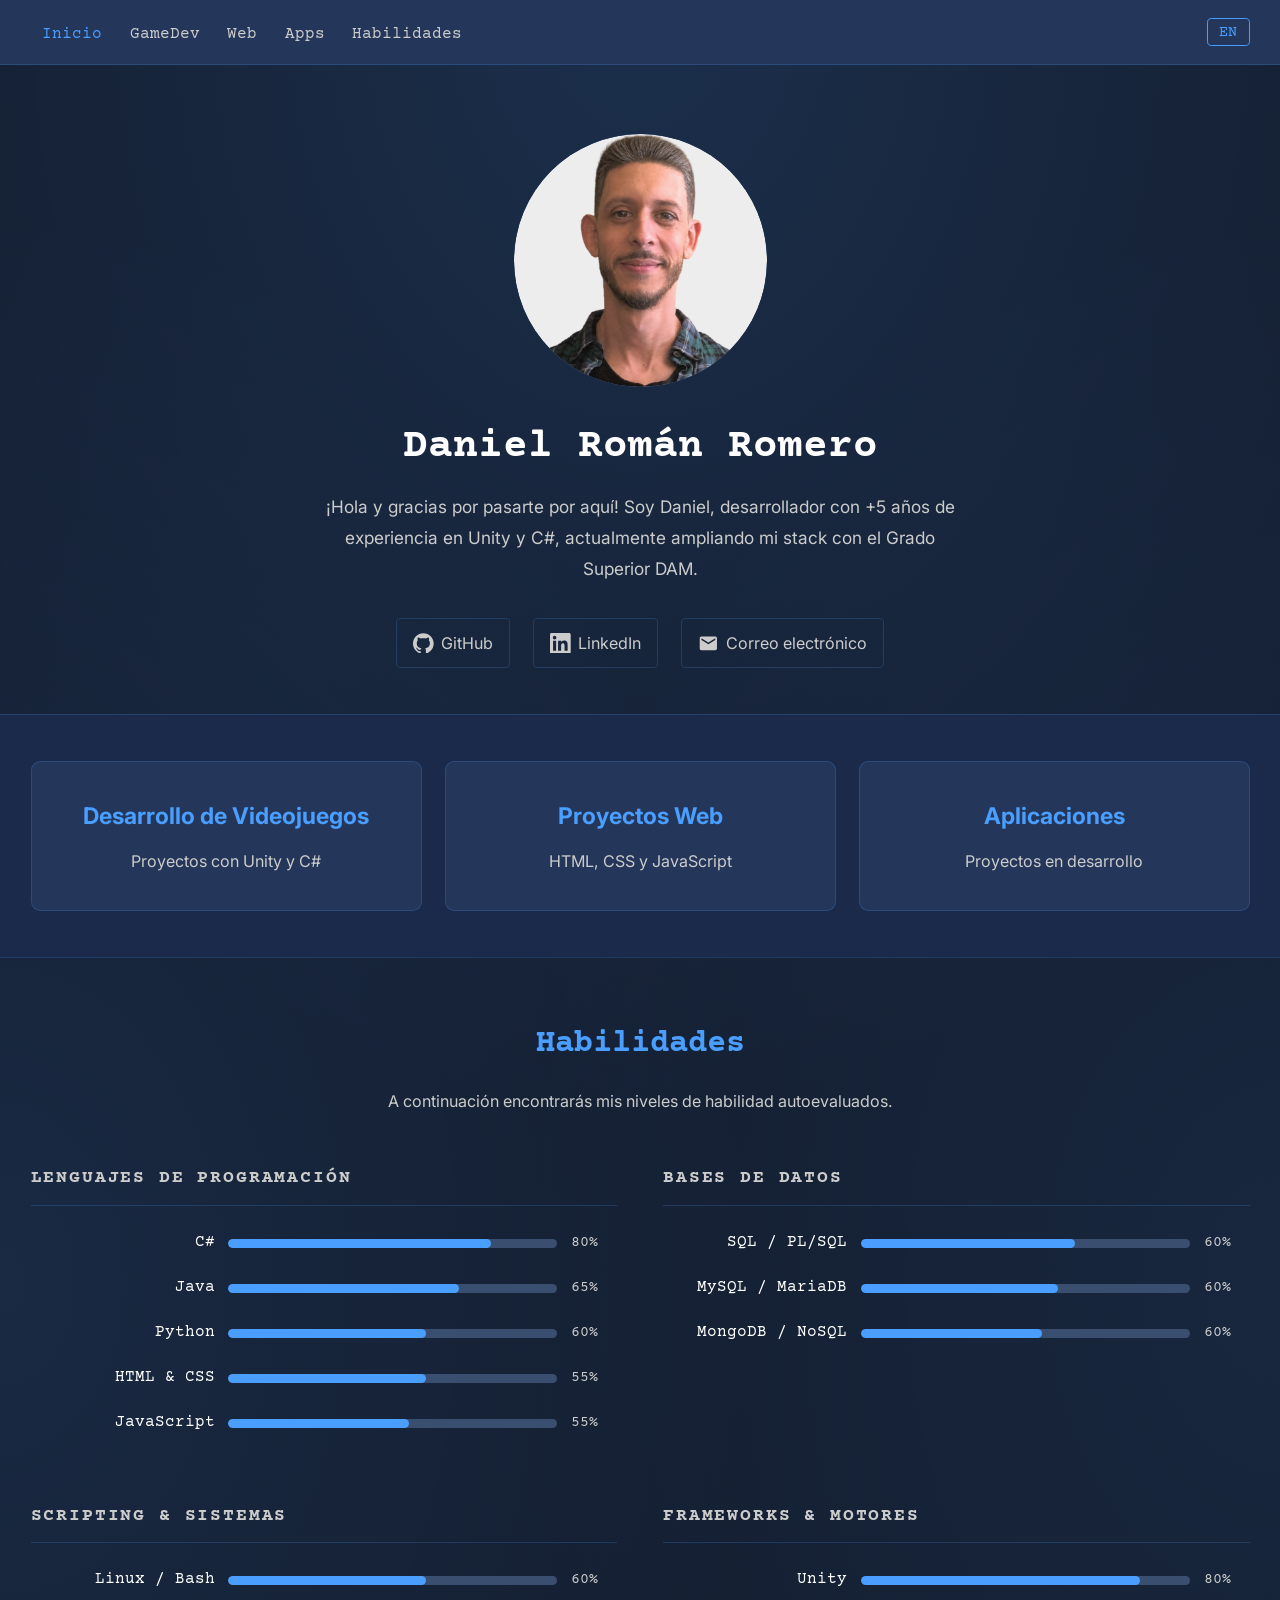
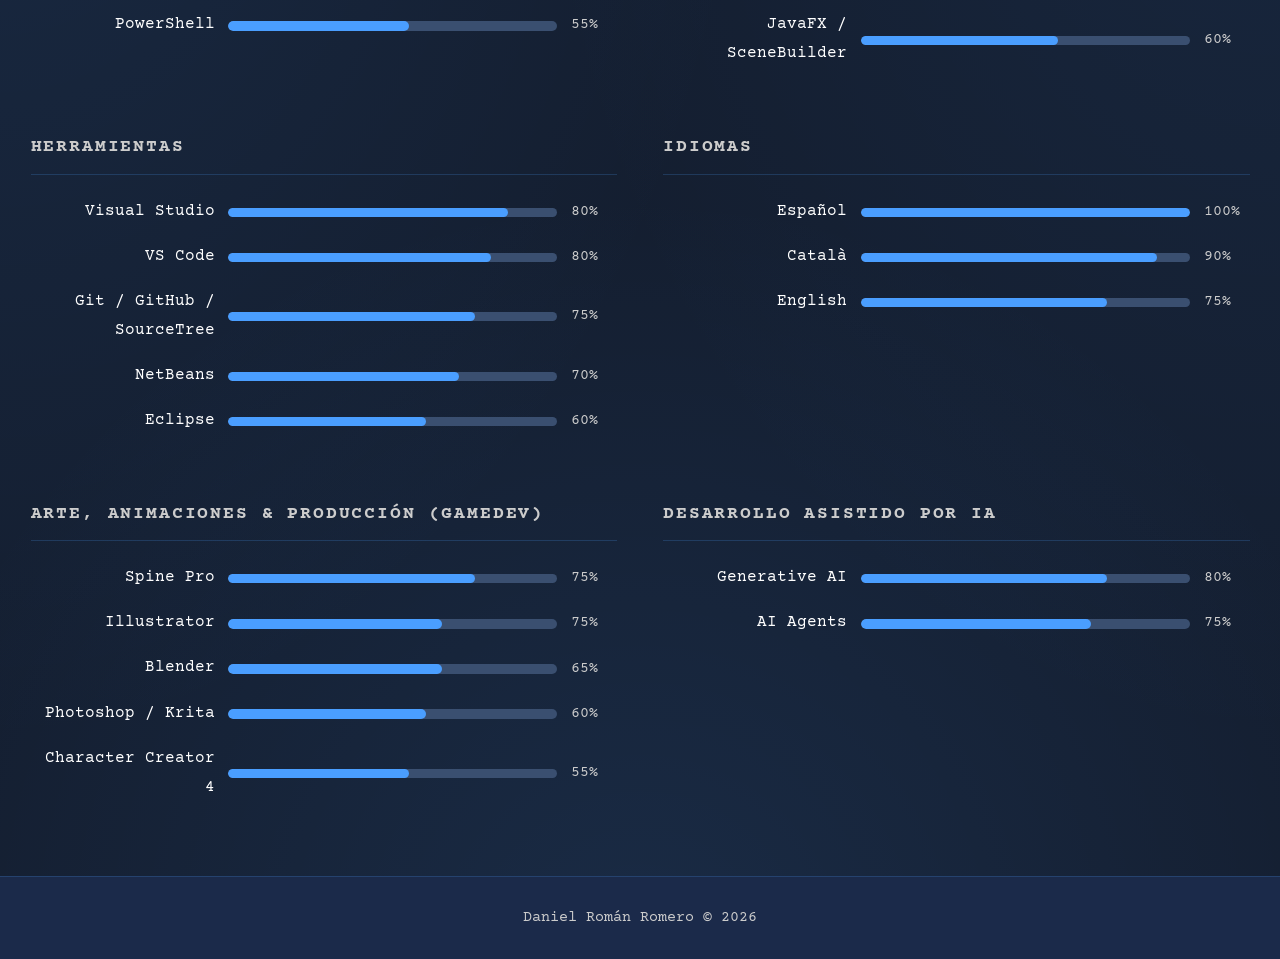
<file: index.html>
<!DOCTYPE html>
<html lang="es">
<head>
  <meta charset="UTF-8">
  <meta name="viewport" content="width=device-width, initial-scale=1.0">
  <meta name="description" content="Portfolio de Daniel Román Romero — Desarrollo de videojuegos, aplicaciones de escritorio y web.">
  <meta property="og:title" content="Daniel Román Romero — Portfolio">
  <meta property="og:description" content="Desarrollo de videojuegos (Unity & C#), aplicaciones de escritorio y web.">
  <meta property="og:image" content="https://danielromanromero.github.io/assets/img/img_profile.png">
  <meta property="og:url" content="https://danielromanromero.github.io">
  <title>Daniel Román Romero — Portfolio</title>
  <link rel="preconnect" href="https://fonts.googleapis.com">
  <link rel="preconnect" href="https://fonts.gstatic.com" crossorigin>
  <link href="https://fonts.googleapis.com/css2?family=Courier+Prime:ital,wght@0,400;0,700;1,400&family=Inter:wght@400;500&display=swap" rel="stylesheet">
  <link rel="stylesheet" href="assets/css/style.css">
</head>
<body>

  <header class="navbar">
    <nav class="navbar__nav" aria-label="Main navigation">
      <ul class="navbar__list">
        <li><a href="index.html" data-i18n="nav.home"></a></li>
        <li><a href="gamedev.html" data-i18n="nav.gamedev"></a></li>
        <li><a href="web.html" data-i18n="nav.web"></a></li>
        <li><a href="apps.html" data-i18n="nav.apps"></a></li>
        <li><a href="index.html#skills" data-i18n="nav.skills"></a></li>
      </ul>
      <button class="navbar__lang-toggle" id="lang-toggle" aria-label="Toggle language" data-i18n="nav.lang_toggle"></button>
    </nav>
  </header>

  <main>

    <section class="hero">
      <div class="container">
        <div class="profile">
          <div class="profile__circle">
            <img src="assets/img/img_profile.png" alt="Daniel Román Romero">
          </div>
          <div>
            <h1 class="profile__name">Daniel Román Romero</h1>
<p class="profile__bio" data-i18n="index.bio"></p>
          </div>
        </div>

        <nav class="social" aria-label="Social links">
          <a href="https://github.com/DanielRomanRomero" class="social__link" target="_blank" rel="noopener noreferrer" aria-label="GitHub">
            <svg viewBox="0 0 24 24" aria-hidden="true">
              <path d="M12 .297c-6.63 0-12 5.373-12 12 0 5.303 3.438 9.8 8.205 11.385.6.113.82-.258.82-.577 0-.285-.01-1.04-.015-2.04-3.338.724-4.042-1.61-4.042-1.61C4.422 18.07 3.633 17.7 3.633 17.7c-1.087-.744.084-.729.084-.729 1.205.084 1.838 1.236 1.838 1.236 1.07 1.835 2.809 1.305 3.495.998.108-.776.417-1.305.76-1.605-2.665-.3-5.466-1.332-5.466-5.93 0-1.31.465-2.38 1.235-3.22-.135-.303-.54-1.523.105-3.176 0 0 1.005-.322 3.3 1.23.96-.267 1.98-.399 3-.405 1.02.006 2.04.138 3 .405 2.28-1.552 3.285-1.23 3.285-1.23.645 1.653.24 2.873.12 3.176.765.84 1.23 1.91 1.23 3.22 0 4.61-2.805 5.625-5.475 5.92.42.36.81 1.096.81 2.22 0 1.606-.015 2.896-.015 3.286 0 .315.21.69.825.57C20.565 22.092 24 17.592 24 12.297c0-6.627-5.373-12-12-12"/>
            </svg>
            <span data-i18n="index.social.github"></span>
          </a>
          <a href="https://www.linkedin.com/in/daniel-roman-unity-developer/" class="social__link" target="_blank" rel="noopener noreferrer" aria-label="LinkedIn">
            <svg viewBox="0 0 24 24" aria-hidden="true">
              <path d="M20.447 20.452h-3.554v-5.569c0-1.328-.027-3.037-1.852-3.037-1.853 0-2.136 1.445-2.136 2.939v5.667H9.351V9h3.414v1.561h.046c.477-.9 1.637-1.85 3.37-1.85 3.601 0 4.267 2.37 4.267 5.455v6.286zM5.337 7.433a2.062 2.062 0 0 1-2.063-2.065 2.064 2.064 0 1 1 2.063 2.065zm1.782 13.019H3.555V9h3.564v11.452zM22.225 0H1.771C.792 0 0 .774 0 1.729v20.542C0 23.227.792 24 1.771 24h20.451C23.2 24 24 23.227 24 22.271V1.729C24 .774 23.2 0 22.222 0h.003z"/>
            </svg>
            <span data-i18n="index.social.linkedin"></span>
          </a>
          <a href="mailto:danielromanromero1@gmail.com" class="social__link" aria-label="Email">
            <svg viewBox="0 0 24 24" aria-hidden="true">
              <path d="M20 4H4c-1.1 0-2 .9-2 2v12c0 1.1.9 2 2 2h16c1.1 0 2-.9 2-2V6c0-1.1-.9-2-2-2zm0 4-8 5-8-5V6l8 5 8-5v2z"/>
            </svg>
            <span data-i18n="index.social.email"></span>
          </a>
        </nav>
      </div>
    </section>

    <section class="nav-cards">
      <div class="container">
        <div class="nav-cards__grid">
          <a href="gamedev.html" class="nav-card">
            <p class="nav-card__title" data-i18n="index.cards.gamedev.title"></p>
            <p class="nav-card__desc" data-i18n="index.cards.gamedev.desc"></p>
          </a>
          <a href="web.html" class="nav-card">
            <p class="nav-card__title" data-i18n="index.cards.web.title"></p>
            <p class="nav-card__desc" data-i18n="index.cards.web.desc"></p>
          </a>
          <a href="apps.html" class="nav-card">
            <p class="nav-card__title" data-i18n="index.cards.apps.title"></p>
            <p class="nav-card__desc" data-i18n="index.cards.apps.desc"></p>
          </a>
        </div>
      </div>
    </section>

    <section class="skills section" id="skills">
      <div class="container">
        <h2 class="skills__title" data-i18n="index.skills.title"></h2>
        <p class="skills__disclaimer" data-i18n="index.skills.disclaimer"></p>
        <div class="skills__groups">

          <div class="skills__group">
            <h3 class="skills__group-title" data-i18n="index.skills.programming"></h3>
            <div class="skill-bar">
              <span class="skill-bar__label">C#</span>
              <div class="skill-bar__track" role="progressbar" aria-valuenow="80" aria-valuemin="0" aria-valuemax="100">
                <div class="skill-bar__fill" style="--pct: 80%"></div>
              </div>
              <span class="skill-bar__pct">80%</span>
            </div>
            <div class="skill-bar">
              <span class="skill-bar__label">Java</span>
              <div class="skill-bar__track" role="progressbar" aria-valuenow="70" aria-valuemin="0" aria-valuemax="100">
                <div class="skill-bar__fill" style="--pct: 70%"></div>
              </div>
              <span class="skill-bar__pct">65%</span>
            </div>
            <div class="skill-bar">
              <span class="skill-bar__label">Python</span>
              <div class="skill-bar__track" role="progressbar" aria-valuenow="60" aria-valuemin="0" aria-valuemax="100">
                <div class="skill-bar__fill" style="--pct: 60%"></div>
              </div>
              <span class="skill-bar__pct">60%</span>
            </div>
            <div class="skill-bar">
              <span class="skill-bar__label">HTML &amp; CSS</span>
              <div class="skill-bar__track" role="progressbar" aria-valuenow="60" aria-valuemin="0" aria-valuemax="100">
                <div class="skill-bar__fill" style="--pct: 60%"></div>
              </div>
              <span class="skill-bar__pct">55%</span>
            </div>
            <div class="skill-bar">
              <span class="skill-bar__label">JavaScript</span>
              <div class="skill-bar__track" role="progressbar" aria-valuenow="55" aria-valuemin="0" aria-valuemax="100">
                <div class="skill-bar__fill" style="--pct: 55%"></div>
              </div>
              <span class="skill-bar__pct">55%</span>
            </div>
          </div>

          <div class="skills__group">
            <h3 class="skills__group-title" data-i18n="index.skills.databases"></h3>
            <div class="skill-bar">
              <span class="skill-bar__label">SQL / PL/SQL</span>
              <div class="skill-bar__track" role="progressbar" aria-valuenow="65" aria-valuemin="0" aria-valuemax="100">
                <div class="skill-bar__fill" style="--pct: 65%"></div>
              </div>
              <span class="skill-bar__pct">60%</span>
            </div>
            <div class="skill-bar">
              <span class="skill-bar__label">MySQL / MariaDB</span>
              <div class="skill-bar__track" role="progressbar" aria-valuenow="60" aria-valuemin="0" aria-valuemax="100">
                <div class="skill-bar__fill" style="--pct: 60%"></div>
              </div>
              <span class="skill-bar__pct">60%</span>
            </div>
            <div class="skill-bar">
              <span class="skill-bar__label">MongoDB / NoSQL</span>
              <div class="skill-bar__track" role="progressbar" aria-valuenow="55" aria-valuemin="0" aria-valuemax="100">
                <div class="skill-bar__fill" style="--pct: 55%"></div>
              </div>
              <span class="skill-bar__pct">60%</span>
            </div>
          </div>

          <div class="skills__group">
            <h3 class="skills__group-title" data-i18n="index.skills.scripting"></h3>
            <div class="skill-bar">
              <span class="skill-bar__label">Linux / Bash</span>
              <div class="skill-bar__track" role="progressbar" aria-valuenow="60" aria-valuemin="0" aria-valuemax="100">
                <div class="skill-bar__fill" style="--pct: 60%"></div>
              </div>
              <span class="skill-bar__pct">60%</span>
            </div>
            <div class="skill-bar">
              <span class="skill-bar__label">PowerShell</span>
              <div class="skill-bar__track" role="progressbar" aria-valuenow="55" aria-valuemin="0" aria-valuemax="100">
                <div class="skill-bar__fill" style="--pct: 55%"></div>
              </div>
              <span class="skill-bar__pct">55%</span>
            </div>
          </div>

          <div class="skills__group">
            <h3 class="skills__group-title" data-i18n="index.skills.frameworks"></h3>
            <div class="skill-bar">
              <span class="skill-bar__label">Unity</span>
              <div class="skill-bar__track" role="progressbar" aria-valuenow="85" aria-valuemin="0" aria-valuemax="100">
                <div class="skill-bar__fill" style="--pct: 85%"></div>
              </div>
              <span class="skill-bar__pct">80%</span>
            </div>
            <div class="skill-bar">
              <span class="skill-bar__label">JavaFX / SceneBuilder</span>
              <div class="skill-bar__track" role="progressbar" aria-valuenow="60" aria-valuemin="0" aria-valuemax="100">
                <div class="skill-bar__fill" style="--pct: 60%"></div>
              </div>
              <span class="skill-bar__pct">60%</span>
            </div>
          </div>

          <div class="skills__group">
            <h3 class="skills__group-title" data-i18n="index.skills.tools"></h3>
            <div class="skill-bar">
              <span class="skill-bar__label">Visual Studio</span>
              <div class="skill-bar__track" role="progressbar" aria-valuenow="85" aria-valuemin="0" aria-valuemax="100">
                <div class="skill-bar__fill" style="--pct: 85%"></div>
              </div>
              <span class="skill-bar__pct">80%</span>
            </div>
            <div class="skill-bar">
              <span class="skill-bar__label">VS Code</span>
              <div class="skill-bar__track" role="progressbar" aria-valuenow="80" aria-valuemin="0" aria-valuemax="100">
                <div class="skill-bar__fill" style="--pct: 80%"></div>
              </div>
              <span class="skill-bar__pct">80%</span>
            </div>
            <div class="skill-bar">
              <span class="skill-bar__label">Git / GitHub / SourceTree</span>
              <div class="skill-bar__track" role="progressbar" aria-valuenow="75" aria-valuemin="0" aria-valuemax="100">
                <div class="skill-bar__fill" style="--pct: 75%"></div>
              </div>
              <span class="skill-bar__pct">75%</span>
            </div>
            <div class="skill-bar">
              <span class="skill-bar__label">NetBeans</span>
              <div class="skill-bar__track" role="progressbar" aria-valuenow="70" aria-valuemin="0" aria-valuemax="100">
                <div class="skill-bar__fill" style="--pct: 70%"></div>
              </div>
              <span class="skill-bar__pct">70%</span>
            </div>
            <div class="skill-bar">
              <span class="skill-bar__label">Eclipse</span>
              <div class="skill-bar__track" role="progressbar" aria-valuenow="60" aria-valuemin="0" aria-valuemax="100">
                <div class="skill-bar__fill" style="--pct: 60%"></div>
              </div>
              <span class="skill-bar__pct">60%</span>
            </div>
          </div>

          <div class="skills__group">
            <h3 class="skills__group-title" data-i18n="index.skills.languages"></h3>
            <div class="skill-bar">
              <span class="skill-bar__label">Español</span>
              <div class="skill-bar__track" role="progressbar" aria-valuenow="100" aria-valuemin="0" aria-valuemax="100">
                <div class="skill-bar__fill" style="--pct: 100%"></div>
              </div>
              <span class="skill-bar__pct">100%</span>
            </div>
            <div class="skill-bar">
              <span class="skill-bar__label">Català</span>
              <div class="skill-bar__track" role="progressbar" aria-valuenow="90" aria-valuemin="0" aria-valuemax="100">
                <div class="skill-bar__fill" style="--pct: 90%"></div>
              </div>
              <span class="skill-bar__pct">90%</span>
            </div>
            <div class="skill-bar">
              <span class="skill-bar__label">English</span>
              <div class="skill-bar__track" role="progressbar" aria-valuenow="75" aria-valuemin="0" aria-valuemax="100">
                <div class="skill-bar__fill" style="--pct: 75%"></div>
              </div>
              <span class="skill-bar__pct">75%</span>
            </div>
          </div>

        </div>

        <div class="skills__groups skills__groups--bottom">

          <div class="skills__group">
            <h3 class="skills__group-title" data-i18n="index.skills.art"></h3>
            <div class="skill-bar">
              <span class="skill-bar__label">Spine Pro</span>
              <div class="skill-bar__track" role="progressbar" aria-valuenow="75" aria-valuemin="0" aria-valuemax="100">
                <div class="skill-bar__fill" style="--pct: 75%"></div>
              </div>
              <span class="skill-bar__pct">75%</span>
            </div>
            <div class="skill-bar">
              <span class="skill-bar__label">Illustrator</span>
              <div class="skill-bar__track" role="progressbar" aria-valuenow="65" aria-valuemin="0" aria-valuemax="100">
                <div class="skill-bar__fill" style="--pct: 65%"></div>
              </div>
              <span class="skill-bar__pct">75%</span>
            </div>
            <div class="skill-bar">
              <span class="skill-bar__label">Blender</span>
              <div class="skill-bar__track" role="progressbar" aria-valuenow="65" aria-valuemin="0" aria-valuemax="100">
                <div class="skill-bar__fill" style="--pct: 65%"></div>
              </div>
              <span class="skill-bar__pct">65%</span>
            </div>
            <div class="skill-bar">
              <span class="skill-bar__label">Photoshop / Krita</span>
              <div class="skill-bar__track" role="progressbar" aria-valuenow="60" aria-valuemin="0" aria-valuemax="100">
                <div class="skill-bar__fill" style="--pct: 60%"></div>
              </div>
              <span class="skill-bar__pct">60%</span>
            </div>
            <div class="skill-bar">
              <span class="skill-bar__label">Character Creator 4</span>
              <div class="skill-bar__track" role="progressbar" aria-valuenow="55" aria-valuemin="0" aria-valuemax="100">
                <div class="skill-bar__fill" style="--pct: 55%"></div>
              </div>
              <span class="skill-bar__pct">55%</span>
            </div>
          </div>

          <div class="skills__group">
            <h3 class="skills__group-title" data-i18n="index.skills.ai"></h3>
            <div class="skill-bar">
              <span class="skill-bar__label">Generative AI</span>
              <div class="skill-bar__track" role="progressbar" aria-valuenow="75" aria-valuemin="0" aria-valuemax="100">
                <div class="skill-bar__fill" style="--pct: 75%"></div>
              </div>
              <span class="skill-bar__pct">80%</span>
            </div>
            <div class="skill-bar">
              <span class="skill-bar__label">AI Agents</span>
              <div class="skill-bar__track" role="progressbar" aria-valuenow="70" aria-valuemin="0" aria-valuemax="100">
                <div class="skill-bar__fill" style="--pct: 70%"></div>
              </div>
              <span class="skill-bar__pct">75%</span>
            </div>
          </div>

        </div>
      </div>
    </section>

  </main>

  <footer class="footer">
    <p class="footer__text">Daniel Román Romero &copy; <span id="footer-year"></span></p>
  </footer>

  <script src="assets/js/lang.js"></script>
</body>
</html>
</file>
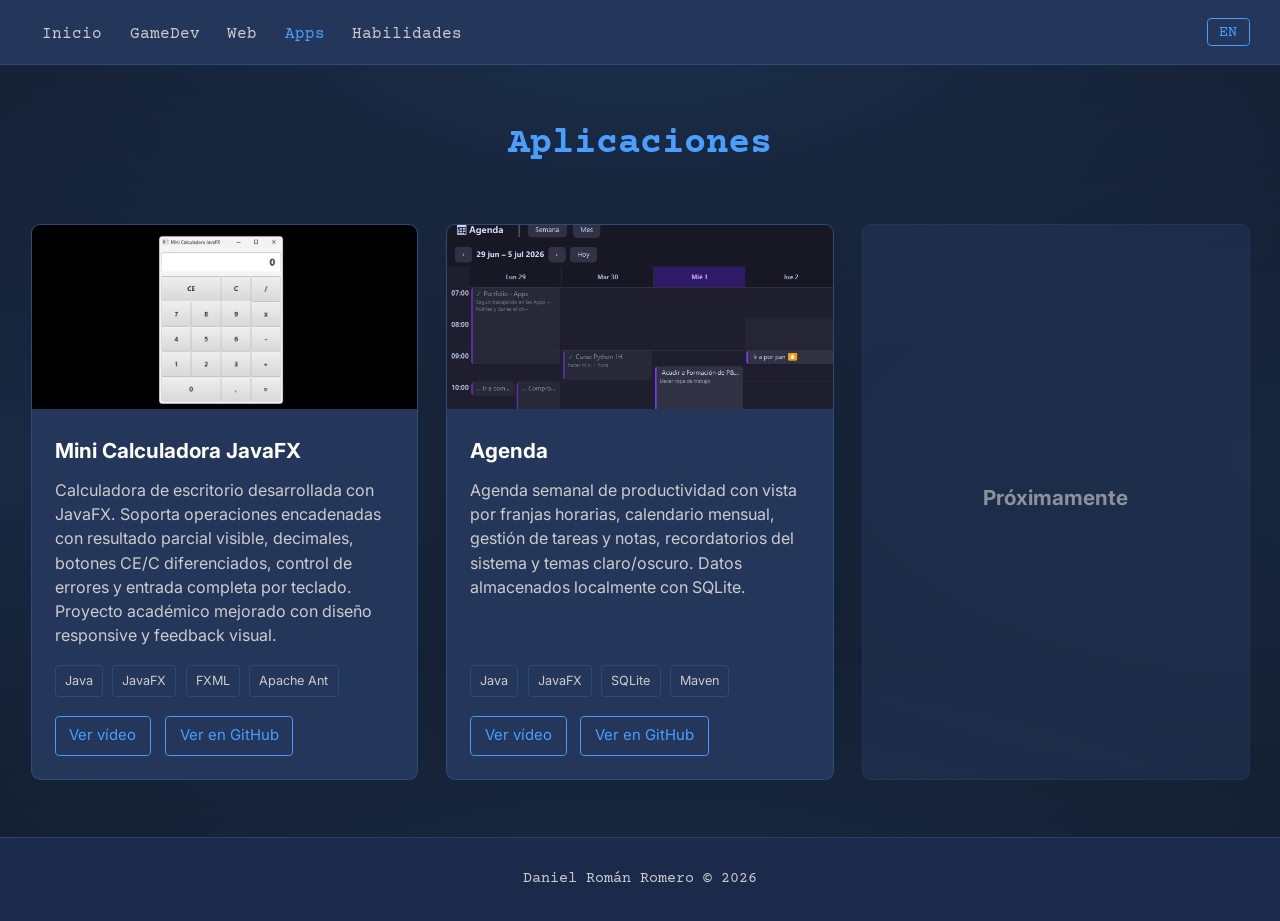
<file: apps.html>
<!DOCTYPE html>
<html lang="es">
<head>
  <meta charset="UTF-8">
  <meta name="viewport" content="width=device-width, initial-scale=1.0">
  <meta name="description" content="Aplicaciones — Daniel Román Romero">
  <title>Apps — Daniel Román Romero</title>
  <link rel="preconnect" href="https://fonts.googleapis.com">
  <link rel="preconnect" href="https://fonts.gstatic.com" crossorigin>
  <link href="https://fonts.googleapis.com/css2?family=Courier+Prime:ital,wght@0,400;0,700;1,400&family=Inter:wght@400;500&display=swap" rel="stylesheet">
  <link rel="stylesheet" href="assets/css/style.css">
</head>
<body>

  <header class="navbar">
    <nav class="navbar__nav" aria-label="Main navigation">
      <ul class="navbar__list">
        <li><a href="index.html" data-i18n="nav.home"></a></li>
        <li><a href="gamedev.html" data-i18n="nav.gamedev"></a></li>
        <li><a href="web.html" data-i18n="nav.web"></a></li>
        <li><a href="apps.html" data-i18n="nav.apps"></a></li>
        <li><a href="index.html#skills" data-i18n="nav.skills"></a></li>
      </ul>
      <button class="navbar__lang-toggle" id="lang-toggle" aria-label="Toggle language" data-i18n="nav.lang_toggle"></button>
    </nav>
  </header>

  <main>

    <section class="page-header">
      <div class="container">
        <h1 data-i18n="apps.title"></h1>
      </div>
    </section>

    <section class="section">
      <div class="container">
        <div class="project-grid project-grid--rect">

          <article class="project-card--rect">
            <div class="project-card__thumb">
              <img src="assets/img/apps/Thumbail_APP_MiniCalc.png" alt="" loading="lazy">
            </div>
            <div class="project-card__body">
              <h2 class="project-card__title" data-i18n="apps.card1.title"></h2>
              <p class="project-card__desc" data-i18n="apps.card1.desc"></p>
              <ul class="project-card__tags">
                <li class="tech-tag">Java</li>
                <li class="tech-tag">JavaFX</li>
                <li class="tech-tag">FXML</li>
                <li class="tech-tag">Apache Ant</li>
              </ul>
              <div class="project-card__actions">
                <a href="https://youtu.be/F3y7VQEUAr4" class="project-card__link" target="_blank" rel="noopener" data-i18n="web.card.video_link"></a>
                <a href="https://github.com/DanielRomanRomero/Mini-Calculadora-JavaFX" class="project-card__link" target="_blank" rel="noopener" data-i18n="web.card.repo_link"></a>
              </div>
            </div>
          </article>

          <article class="project-card--rect">
            <div class="project-card__thumb">
              <img src="assets/img/apps/Thumbail_APP_Agenda.png" alt="" loading="lazy">
            </div>
            <div class="project-card__body">
              <h2 class="project-card__title" data-i18n="apps.card2.title"></h2>
              <p class="project-card__desc" data-i18n="apps.card2.desc"></p>
              <ul class="project-card__tags">
                <li class="tech-tag">Java</li>
                <li class="tech-tag">JavaFX</li>
                <li class="tech-tag">SQLite</li>
                <li class="tech-tag">Maven</li>
              </ul>
              <div class="project-card__actions">
                <a href="https://youtu.be/tRCAvYGNLk8" class="project-card__link" target="_blank" rel="noopener" data-i18n="web.card.video_link"></a>
                <a href="https://github.com/DanielRomanRomero/Agenda-javafx" class="project-card__link" target="_blank" rel="noopener" data-i18n="web.card.repo_link"></a>
              </div>
            </div>
          </article>

          <article class="project-card--rect project-card--soon">
            <div class="project-card__body project-card__body--soon">
              <h2 class="project-card__title" data-i18n="apps.card3.title"></h2>
            </div>
          </article>

        </div>
      </div>
    </section>

  </main>

  <footer class="footer">
    <p class="footer__text">Daniel Román Romero &copy; <span id="footer-year"></span></p>
  </footer>

  <script src="assets/js/lang.js"></script>
</body>
</html>
</file>
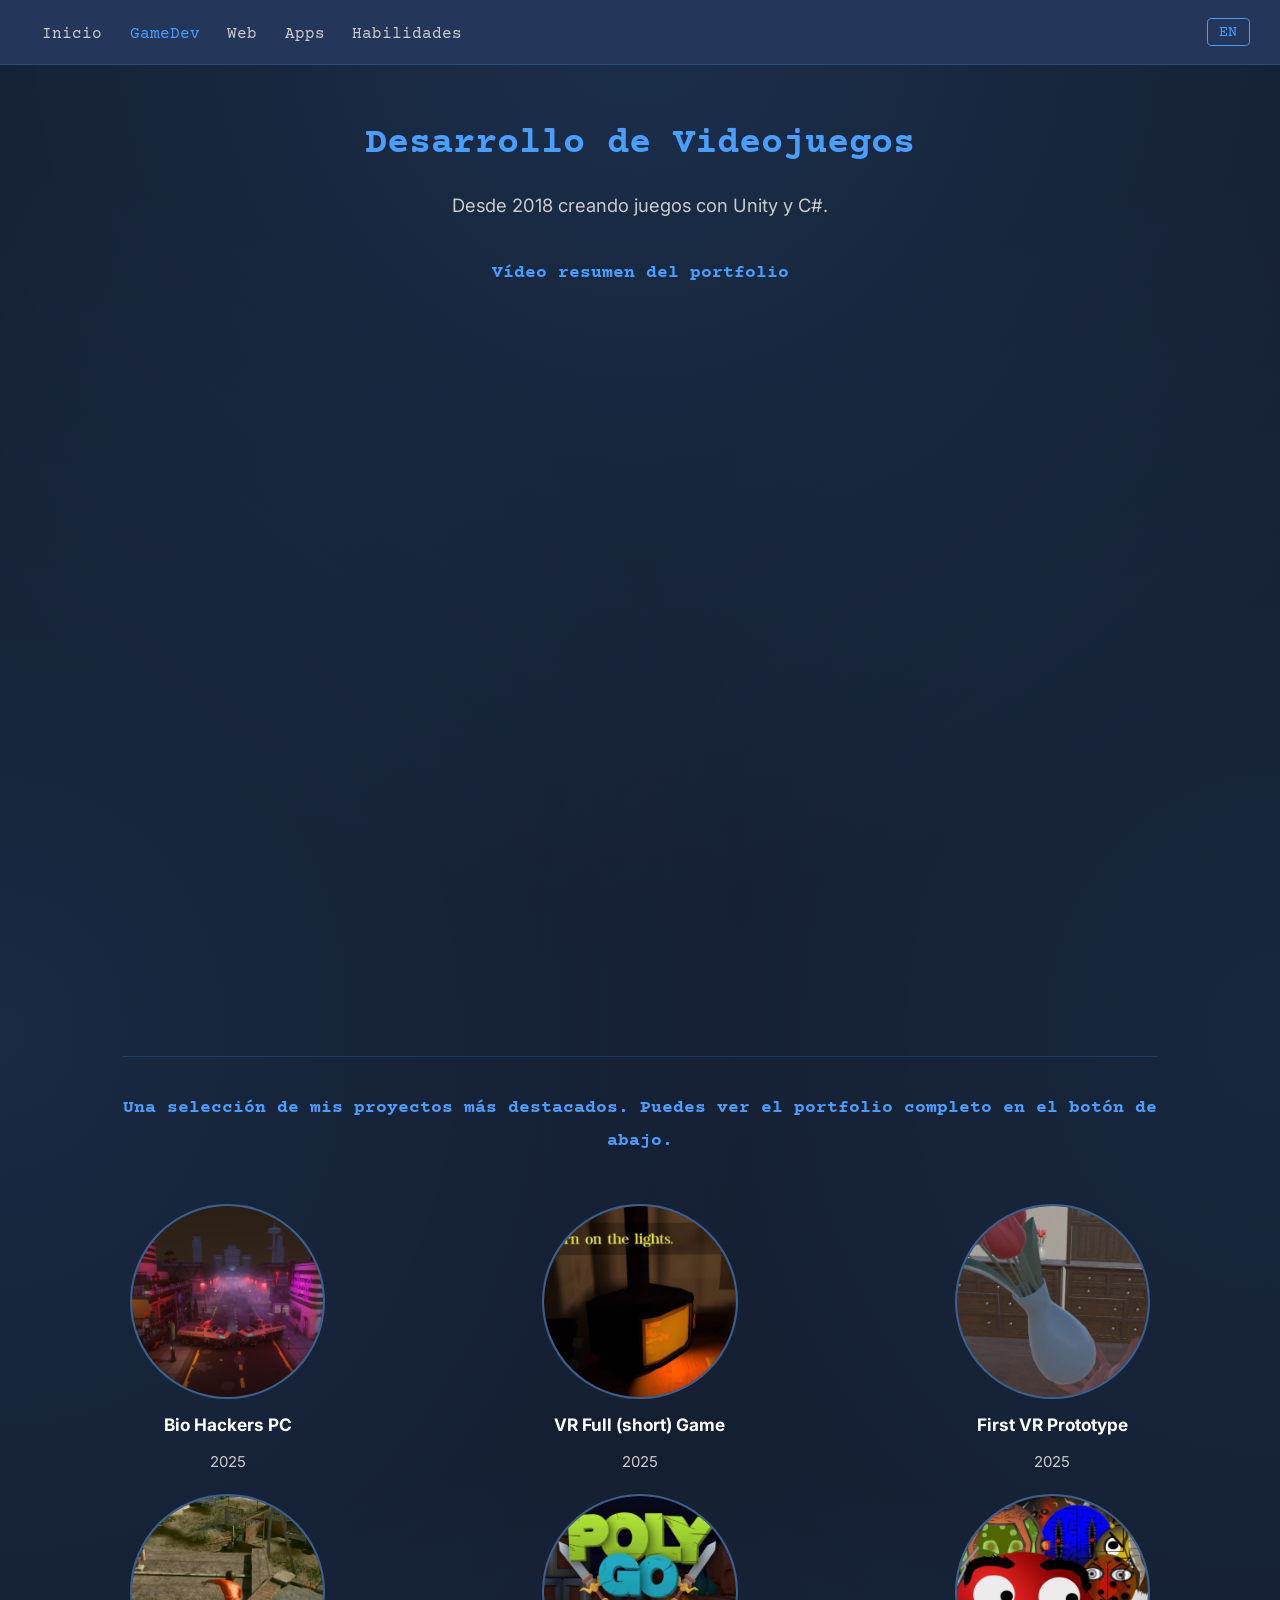
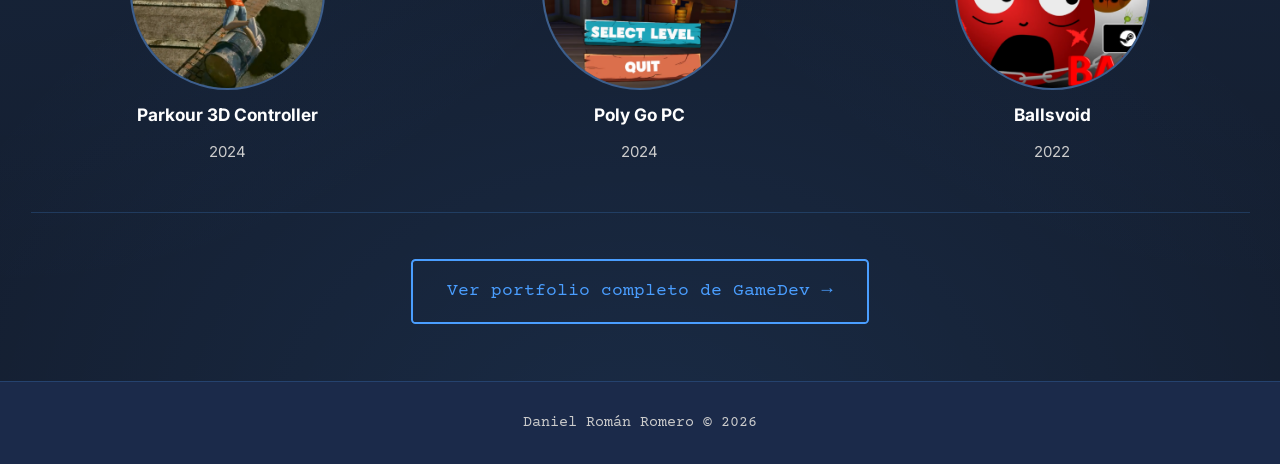
<file: gamedev.html>
<!DOCTYPE html>
<html lang="es">
<head>
  <meta charset="UTF-8">
  <meta name="viewport" content="width=device-width, initial-scale=1.0">
  <meta name="description" content="Proyectos de desarrollo de videojuegos — Daniel Román Romero">
  <title>GameDev — Daniel Román Romero</title>
  <link rel="preconnect" href="https://fonts.googleapis.com">
  <link rel="preconnect" href="https://fonts.gstatic.com" crossorigin>
  <link href="https://fonts.googleapis.com/css2?family=Courier+Prime:ital,wght@0,400;0,700;1,400&family=Inter:wght@400;500&display=swap" rel="stylesheet">
  <link rel="stylesheet" href="assets/css/style.css">
</head>
<body>

  <header class="navbar">
    <nav class="navbar__nav" aria-label="Main navigation">
      <ul class="navbar__list">
        <li><a href="index.html" data-i18n="nav.home"></a></li>
        <li><a href="gamedev.html" data-i18n="nav.gamedev"></a></li>
        <li><a href="web.html" data-i18n="nav.web"></a></li>
        <li><a href="apps.html" data-i18n="nav.apps"></a></li>
        <li><a href="index.html#skills" data-i18n="nav.skills"></a></li>
      </ul>
      <button class="navbar__lang-toggle" id="lang-toggle" aria-label="Toggle language" data-i18n="nav.lang_toggle"></button>
    </nav>
  </header>

  <main>

    <section class="page-header">
      <div class="container">
        <h1 data-i18n="gamedev.title"></h1>
        <p data-i18n="gamedev.intro"></p>
      </div>
    </section>

    <section class="section">
      <div class="container">

        <h3 class="video-caption" data-i18n="gamedev.video_title"></h3>
        <div class="video-wrapper">
          <iframe
            src="https://www.youtube.com/embed/ykCH3SruYWg"
            title="GameDev portfolio reel"
            allow="accelerometer; autoplay; clipboard-write; encrypted-media; gyroscope; picture-in-picture"
            allowfullscreen
            loading="lazy"
          ></iframe>
        </div>

        <hr class="section-divider">
        <h3 class="video-caption" data-i18n="gamedev.video_caption"></h3>

        <div class="project-grid project-grid--circle">

          <a href="#" class="project-card--circle" id="gamedev-card-1" target="_blank" rel="noopener noreferrer">
            <div class="project-card__img-circle">
              <img src="assets/img/gamedev/BioHackers Portada Circulo.png" alt="Bio Hackers PC">
            </div>
            <p class="project-card__title">Bio Hackers PC</p>
            <p class="project-card__year">2025</p>
          </a>

          <a href="#" class="project-card--circle" id="gamedev-card-2" target="_blank" rel="noopener noreferrer">
            <div class="project-card__img-circle">
              <img src="assets/img/gamedev/VR First Game Portada Circulo.png" alt="VR Full (short) Game">
            </div>
            <p class="project-card__title">VR Full (short) Game</p>
            <p class="project-card__year">2025</p>
          </a>

          <a href="#" class="project-card--circle" id="gamedev-card-3" target="_blank" rel="noopener noreferrer">
            <div class="project-card__img-circle">
              <img src="assets/img/gamedev/First VR Prototype Portada Circulo.png" alt="First VR Prototype">
            </div>
            <p class="project-card__title">First VR Prototype</p>
            <p class="project-card__year">2025</p>
          </a>

          <a href="#" class="project-card--circle" id="gamedev-card-4" target="_blank" rel="noopener noreferrer">
            <div class="project-card__img-circle">
              <img src="assets/img/gamedev/Parkour 3D Portada Circulo.png" alt="Parkour 3D Controller">
            </div>
            <p class="project-card__title">Parkour 3D Controller</p>
            <p class="project-card__year">2024</p>
          </a>

          <a href="#" class="project-card--circle" id="gamedev-card-5" target="_blank" rel="noopener noreferrer">
            <div class="project-card__img-circle">
              <img src="assets/img/gamedev/Poly Go Portada Circulo.png" alt="Poly Go PC">
            </div>
            <p class="project-card__title">Poly Go PC</p>
            <p class="project-card__year">2024</p>
          </a>

          <a href="#" class="project-card--circle" id="gamedev-card-6" target="_blank" rel="noopener noreferrer">
            <div class="project-card__img-circle">
              <img src="assets/img/gamedev/Ballsvoid Portada Circulo.png" alt="Ballsvoid">
            </div>
            <p class="project-card__title">Ballsvoid</p>
            <p class="project-card__year">2022</p>
          </a>

        </div>

        <div class="btn-portfolio-wrapper">
          <a
            href="https://sites.google.com/view/dani-rom-portfolio-esp/inicio"
            class="btn-portfolio"
            id="gamedev-portfolio-btn"
            target="_blank"
            rel="noopener noreferrer"
            data-i18n="gamedev.full_portfolio"
          ></a>
        </div>

      </div>
    </section>

  </main>

  <footer class="footer">
    <p class="footer__text">Daniel Román Romero &copy; <span id="footer-year"></span></p>
  </footer>

  <script src="assets/js/lang.js"></script>
</body>
</html>
</file>
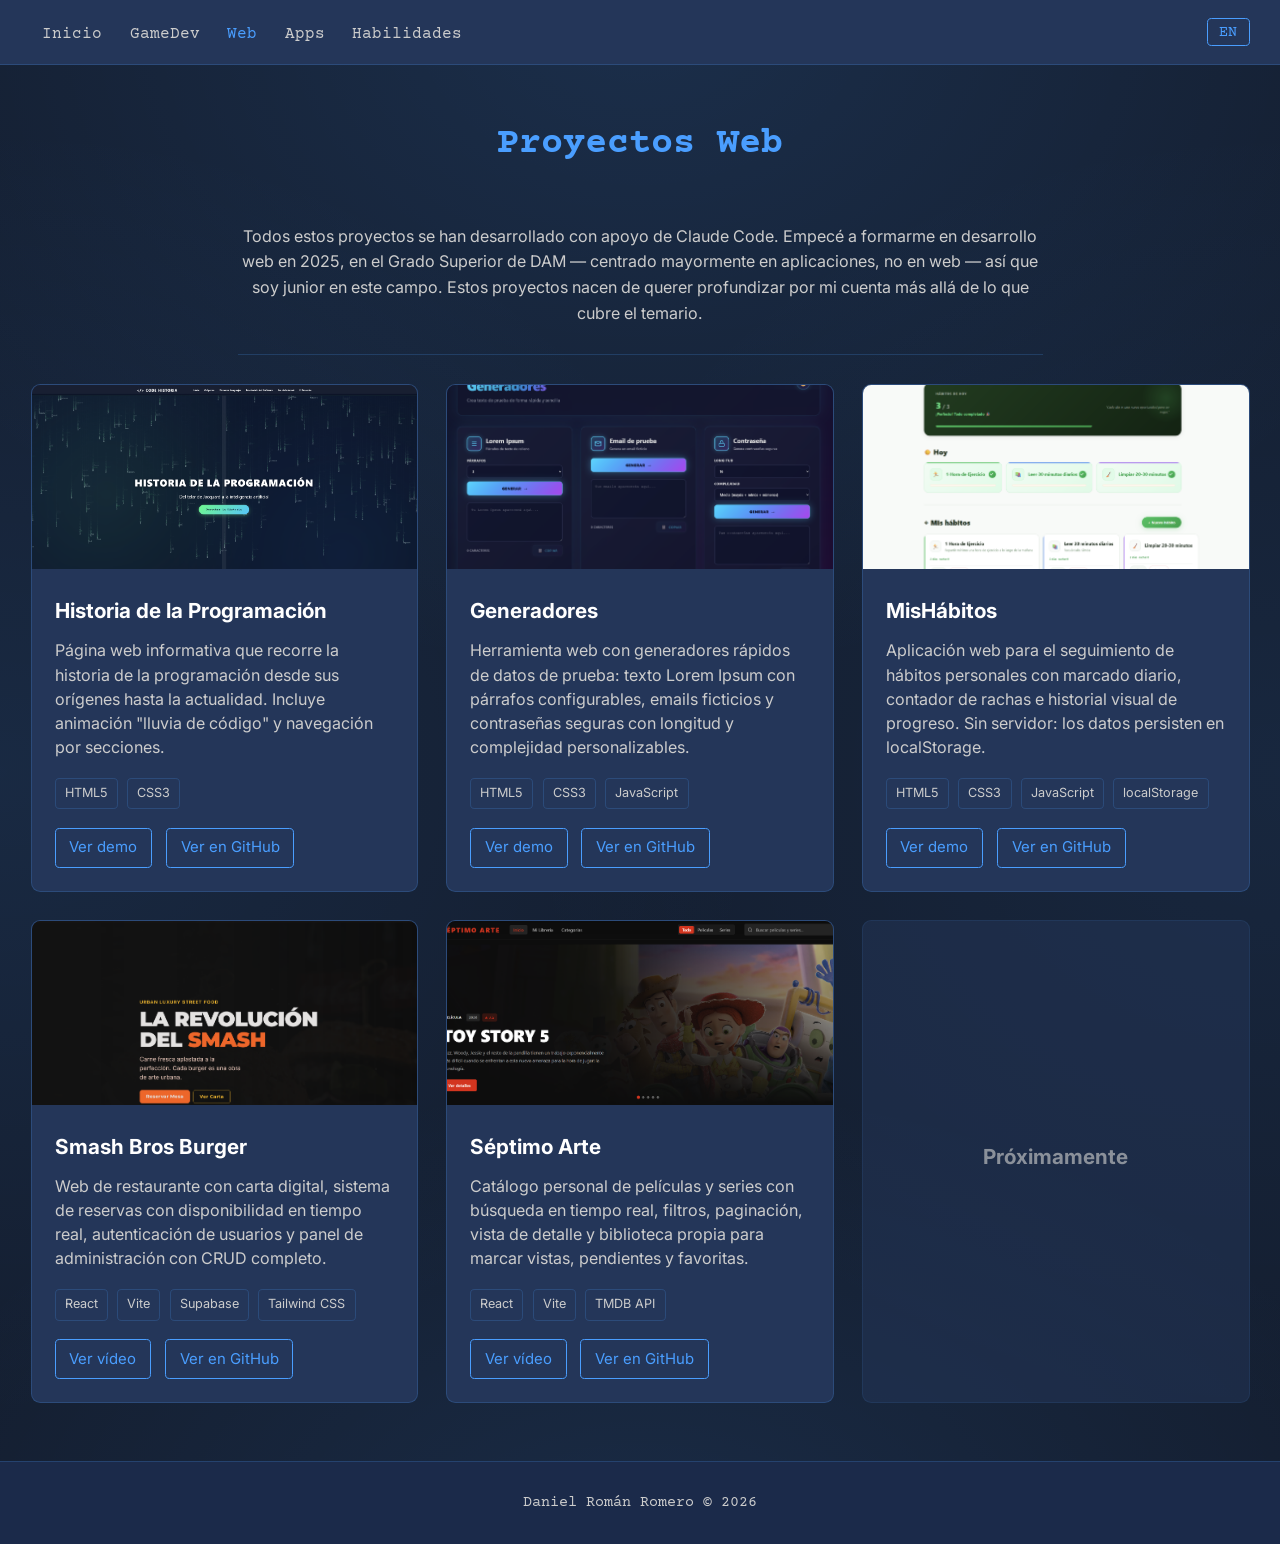
<file: web.html>
<!DOCTYPE html>
<html lang="es">
<head>
  <meta charset="UTF-8">
  <meta name="viewport" content="width=device-width, initial-scale=1.0">
  <meta name="description" content="Proyectos web — Daniel Román Romero">
  <title>Web — Daniel Román Romero</title>
  <link rel="preconnect" href="https://fonts.googleapis.com">
  <link rel="preconnect" href="https://fonts.gstatic.com" crossorigin>
  <link href="https://fonts.googleapis.com/css2?family=Courier+Prime:ital,wght@0,400;0,700;1,400&family=Inter:wght@400;500&display=swap" rel="stylesheet">
  <link rel="stylesheet" href="assets/css/style.css">
</head>
<body>

  <header class="navbar">
    <nav class="navbar__nav" aria-label="Main navigation">
      <ul class="navbar__list">
        <li><a href="index.html" data-i18n="nav.home"></a></li>
        <li><a href="gamedev.html" data-i18n="nav.gamedev"></a></li>
        <li><a href="web.html" data-i18n="nav.web"></a></li>
        <li><a href="apps.html" data-i18n="nav.apps"></a></li>
        <li><a href="index.html#skills" data-i18n="nav.skills"></a></li>
      </ul>
      <button class="navbar__lang-toggle" id="lang-toggle" aria-label="Toggle language" data-i18n="nav.lang_toggle"></button>
    </nav>
  </header>

  <main>

    <section class="page-header">
      <div class="container">
        <h1 data-i18n="web.title"></h1>
      </div>
    </section>

    <section class="section">
      <div class="container">
        <p class="web-note" data-i18n="web.note"></p>

        <div class="project-grid project-grid--rect">

          <article class="project-card--rect">
            <div class="project-card__thumb">
              <img src="assets/img/web/Thumbnail_Web_Historia_Programacion.png" alt="" loading="lazy">
            </div>
            <div class="project-card__body">
              <h2 class="project-card__title" data-i18n="web.card1.title"></h2>
              <p class="project-card__desc" data-i18n="web.card1.desc"></p>
              <ul class="project-card__tags">
                <li class="tech-tag">HTML5</li>
                <li class="tech-tag">CSS3</li>
              </ul>
              <div class="project-card__actions">
                <a href="https://danielromanromero.github.io/Historia-de-la-Programacion/" class="project-card__link" target="_blank" rel="noopener" data-i18n="web.card.demo_link"></a>
                <a href="https://github.com/DanielRomanRomero/Historia-de-la-Programacion" class="project-card__link" target="_blank" rel="noopener" data-i18n="web.card.repo_link"></a>
              </div>
            </div>
          </article>

          <article class="project-card--rect">
            <div class="project-card__thumb">
              <img src="assets/img/web/Thumbnail_Web_Generadores.png" alt="" loading="lazy">
            </div>
            <div class="project-card__body">
              <h2 class="project-card__title" data-i18n="web.card2.title"></h2>
              <p class="project-card__desc" data-i18n="web.card2.desc"></p>
              <ul class="project-card__tags">
                <li class="tech-tag">HTML5</li>
                <li class="tech-tag">CSS3</li>
                <li class="tech-tag">JavaScript</li>
              </ul>
              <div class="project-card__actions">
                <a href="https://danielromanromero.github.io/Generadores-web/" class="project-card__link" target="_blank" rel="noopener" data-i18n="web.card.demo_link"></a>
                <a href="https://github.com/DanielRomanRomero/Generadores-web" class="project-card__link" target="_blank" rel="noopener" data-i18n="web.card.repo_link"></a>
              </div>
            </div>
          </article>

          <article class="project-card--rect">
            <div class="project-card__thumb">
              <img src="assets/img/web/Thumbnail_Web_Habitos.png" alt="" loading="lazy">
            </div>
            <div class="project-card__body">
              <h2 class="project-card__title" data-i18n="web.card3.title"></h2>
              <p class="project-card__desc" data-i18n="web.card3.desc"></p>
              <ul class="project-card__tags">
                <li class="tech-tag">HTML5</li>
                <li class="tech-tag">CSS3</li>
                <li class="tech-tag">JavaScript</li>
                <li class="tech-tag">localStorage</li>
              </ul>
              <div class="project-card__actions">
                <a href="https://danielromanromero.github.io/Habitos-Web/" class="project-card__link" target="_blank" rel="noopener" data-i18n="web.card.demo_link"></a>
                <a href="https://github.com/DanielRomanRomero/Habitos-Web" class="project-card__link" target="_blank" rel="noopener" data-i18n="web.card.repo_link"></a>
              </div>
            </div>
          </article>

          <article class="project-card--rect">
            <div class="project-card__thumb">
              <img src="assets/img/web/Thumbnail_Web_SmashBros.png" alt="" loading="lazy">
            </div>
            <div class="project-card__body">
              <h2 class="project-card__title" data-i18n="web.card4.title"></h2>
              <p class="project-card__desc" data-i18n="web.card4.desc"></p>
              <ul class="project-card__tags">
                <li class="tech-tag">React</li>
                <li class="tech-tag">Vite</li>
                <li class="tech-tag">Supabase</li>
                <li class="tech-tag">Tailwind CSS</li>
              </ul>
              <div class="project-card__actions">
                <a href="https://youtu.be/e5IUXpN5Hew" class="project-card__link" target="_blank" rel="noopener" data-i18n="web.card.video_link"></a>
                <a href="https://github.com/DanielRomanRomero/Restaurante-SmashBros" class="project-card__link" target="_blank" rel="noopener" data-i18n="web.card.repo_link"></a>
              </div>
            </div>
          </article>

          <article class="project-card--rect">
            <div class="project-card__thumb">
              <img src="assets/img/web/Thumbnail_Web_Septimo_Arte.png" alt="" loading="lazy">
            </div>
            <div class="project-card__body">
              <h2 class="project-card__title" data-i18n="web.card5.title"></h2>
              <p class="project-card__desc" data-i18n="web.card5.desc"></p>
              <ul class="project-card__tags">
                <li class="tech-tag">React</li>
                <li class="tech-tag">Vite</li>
                <li class="tech-tag">TMDB API</li>
              </ul>
              <div class="project-card__actions">
                <a href="https://youtu.be/vUJmYMJRg3Q" class="project-card__link" target="_blank" rel="noopener" data-i18n="web.card.video_link"></a>
                <a href="https://github.com/DanielRomanRomero/Septimo-Arte" class="project-card__link" target="_blank" rel="noopener" data-i18n="web.card.repo_link"></a>
              </div>
            </div>
          </article>

          <article class="project-card--rect project-card--soon">
            <div class="project-card__body project-card__body--soon">
              <h2 class="project-card__title" data-i18n="web.card6.title"></h2>
            </div>
          </article>

        </div>
      </div>
    </section>

  </main>

  <footer class="footer">
    <p class="footer__text">Daniel Román Romero &copy; <span id="footer-year"></span></p>
  </footer>

  <script src="assets/js/lang.js"></script>
</body>
</html>
</file>
<file: assets/css/style.css>
/* ============================================================
   1. Custom Properties
   ============================================================ */
:root {
  font-size: 11.5px;
  --color-bg: #141E30;
  --color-bg-section: #1B2A4A;
  --color-surface: #243659;
  --color-accent: #4A9EFF;
  --color-accent-hover: #6DB3FF;
  --color-text: #FFFFFF;
  --color-text-muted: #CCCCCC;
  --color-border: rgba(74, 158, 255, 0.2);
  --color-placeholder: #3A4F70;
  --font-mono: 'Courier Prime', 'Courier New', monospace;
  --font-sans: 'Inter', system-ui, sans-serif;
  --radius-sm: 0.4rem;
  --radius-md: 0.8rem;
  --transition: 0.2s ease;
}

/* ============================================================
   2. Reset / Base
   ============================================================ */
*,
*::before,
*::after {
  box-sizing: border-box;
  margin: 0;
  padding: 0;
}

html {
  scroll-behavior: smooth;
}

body {
  background-color: var(--color-bg);
  background-image:
    radial-gradient(ellipse 120% 80% at 50% 0%, rgba(74, 158, 255, 0.13) 0%, transparent 55%),
    radial-gradient(ellipse 100% 70% at 0% 50%, rgba(74, 158, 255, 0.09) 0%, transparent 60%),
    radial-gradient(ellipse 100% 70% at 100% 50%, rgba(74, 158, 255, 0.07) 0%, transparent 60%),
    radial-gradient(ellipse 120% 60% at 50% 100%, rgba(74, 158, 255, 0.10) 0%, transparent 50%);
  color: var(--color-text);
  font-family: var(--font-sans);
  font-size: 1.6rem;
  line-height: 1.8;
  min-height: 100vh;
  display: flex;
  flex-direction: column;
}

main {
  flex: 1;
}

a {
  color: var(--color-accent);
  text-decoration: none;
  transition: color var(--transition);
}

a:hover {
  color: var(--color-accent-hover);
}

ul {
  list-style: none;
}

img {
  max-width: 100%;
  display: block;
}

/* ============================================================
   3. Layout utilities
   ============================================================ */
.container {
  width: 100%;
  max-width: 110rem;
  margin: 0 auto;
  padding: 0 2rem;
}

.section {
  padding: 5rem 0;
}

.section + .section {
  border-top: 1px solid var(--color-border);
}

.page-header {
  padding: 4rem 0 3rem;
  text-align: center;
}

.page-header h1 {
  font-size: 3.2rem;
  font-family: var(--font-mono);
  color: var(--color-accent);
  margin-bottom: 1rem;
}

.page-header p {
  color: var(--color-text-muted);
  font-size: 1.6rem;
  max-width: 60rem;
  margin: 0 auto;
}

/* ============================================================
   4. Navbar
   ============================================================ */
.navbar {
  background-color: var(--color-surface);
  border-bottom: 1px solid var(--color-border);
  position: sticky;
  top: 0;
  z-index: 100;
}

.navbar__nav {
  display: flex;
  align-items: center;
  justify-content: space-between;
  max-width: 110rem;
  margin: 0 auto;
  padding: 0 2rem;
  height: 5.6rem;
}

.navbar__list {
  display: flex;
  align-items: center;
  gap: 0.4rem;
  flex-wrap: wrap;
}

.navbar__list a {
  color: var(--color-text-muted);
  font-family: var(--font-mono);
  font-size: 1.35rem;
  padding: 0.6rem 1rem;
  border-radius: var(--radius-sm);
  transition: color var(--transition), background-color var(--transition);
}

.navbar__list a:hover {
  color: var(--color-text);
  background-color: var(--color-border);
}

.navbar__list a.navbar__link--active {
  color: var(--color-accent);
}

.navbar__lang-toggle {
  background: transparent;
  border: 1px solid var(--color-accent);
  color: var(--color-accent);
  font-family: var(--font-mono);
  font-size: 1.3rem;
  padding: 0.4rem 1rem;
  border-radius: var(--radius-sm);
  cursor: pointer;
  transition: background-color var(--transition), color var(--transition);
  flex-shrink: 0;
}

.navbar__lang-toggle:hover {
  background-color: var(--color-accent);
  color: var(--color-bg);
}

/* ============================================================
   5. Hero / Profile circle
   ============================================================ */
.hero {
  padding: 6rem 0 4rem;
  text-align: center;
}

.profile {
  display: flex;
  flex-direction: column;
  align-items: center;
  gap: 2rem;
  margin-bottom: 3rem;
}

.profile__circle {
  width: 20rem;
  height: 20rem;
  border-radius: 50%;
  background-color: var(--color-placeholder);
  display: flex;
  align-items: center;
  justify-content: center;
  overflow: hidden;
  flex-shrink: 0;
}

.profile__circle img {
  width: 100%;
  height: 100%;
  object-fit: cover;
  border-radius: 50%;
}

.profile__initials {
  font-size: 3.2rem;
  font-family: var(--font-mono);
  color: var(--color-text);
  font-weight: 700;
  letter-spacing: 0.1em;
  user-select: none;
}

.profile__name {
  font-size: 2.8rem;
  font-family: var(--font-mono);
  font-weight: 700;
  color: var(--color-text);
  margin-bottom: 0.5rem;
}

.profile__subtitle {
  font-size: 1.6rem;
  color: var(--color-accent);
  margin-bottom: 1.5rem;
}

.profile__bio {
  color: var(--color-text-muted);
  max-width: 55rem;
  margin: 0 auto;
  font-size: 1.5rem;
}

/* ============================================================
   6. Social icons
   ============================================================ */
.social {
  display: flex;
  justify-content: center;
  gap: 2rem;
  margin-top: 2.5rem;
}

.social__link {
  display: flex;
  align-items: center;
  gap: 0.6rem;
  color: var(--color-text-muted);
  font-size: 1.4rem;
  padding: 0.8rem 1.4rem;
  border: 1px solid var(--color-border);
  border-radius: var(--radius-sm);
  transition: color var(--transition), border-color var(--transition), transform var(--transition);
}

.social__link:hover {
  color: var(--color-accent);
  border-color: var(--color-accent);
  transform: translateY(-2px);
}

.social__link svg {
  width: 1.8rem;
  height: 1.8rem;
  fill: currentColor;
  flex-shrink: 0;
}

/* ============================================================
   7. Navigation cards
   ============================================================ */
.nav-cards {
  padding: 4rem 0;
  background-color: var(--color-bg-section);
  border-top: 1px solid var(--color-border);
}

.nav-cards__grid {
  display: grid;
  grid-template-columns: 1fr;
  gap: 2rem;
}

.nav-card {
  display: block;
  background-color: var(--color-surface);
  border: 1px solid var(--color-border);
  border-radius: var(--radius-md);
  padding: 3rem 2.5rem;
  text-align: center;
  color: var(--color-text);
  transition: border-color var(--transition), transform var(--transition), box-shadow var(--transition);
}

.nav-card:hover {
  border-color: var(--color-accent);
  transform: translateY(-4px);
  box-shadow: 0 8px 24px rgba(74, 158, 255, 0.15);
  color: var(--color-text);
}

.nav-card__title {
  font-size: 2rem;
  font-weight: 700;
  color: var(--color-accent);
  margin-bottom: 0.8rem;
}

.nav-card__desc {
  font-size: 1.4rem;
  color: var(--color-text-muted);
}

/* ============================================================
   8. Skills section
   ============================================================ */
.skills {
  padding: 5rem 0;
  border-top: 1px solid var(--color-border);
}

.skills__title {
  font-size: 2.8rem;
  font-family: var(--font-mono);
  color: var(--color-accent);
  text-align: center;
  margin-bottom: 1.2rem;
}

.skills__disclaimer {
  font-size: 1.4rem;
  color: var(--color-text-muted);
  text-align: center;
  margin-bottom: 4rem;
}

.skills__groups {
  display: grid;
  grid-template-columns: 1fr;
  gap: 4rem;
}

.skills__groups--bottom {
  margin-top: 4rem;
}

.skills__group-title {
  font-size: 1.6rem;
  font-family: var(--font-mono);
  color: var(--color-text-muted);
  text-transform: uppercase;
  letter-spacing: 0.1em;
  margin-bottom: 2rem;
  padding-bottom: 0.8rem;
  border-bottom: 1px solid var(--color-border);
}

.skill-bar {
  display: grid;
  grid-template-columns: 14rem 1fr 4rem;
  align-items: center;
  gap: 1.2rem;
  margin-bottom: 1.4rem;
}

.skill-bar__label {
  font-size: 1.4rem;
  font-family: var(--font-mono);
  color: var(--color-text);
  text-align: right;
}

.skill-bar__track {
  background-color: var(--color-placeholder);
  border-radius: 10rem;
  height: 0.8rem;
  overflow: hidden;
}

.skill-bar__fill {
  height: 100%;
  background-color: var(--color-accent);
  border-radius: 10rem;
  width: var(--pct, 0%);
  transition: width 0.6s ease;
}

.skill-bar__pct {
  font-size: 1.3rem;
  font-family: var(--font-mono);
  color: var(--color-text-muted);
  text-align: left;
}

/* ============================================================
   9. GameDev video embed
   ============================================================ */
.video-wrapper {
  max-width: 90rem;
  margin: 0 auto 2rem;
  position: relative;
  width: 100%;
  padding-top: 56.25%; /* 16:9 ratio */
}

.video-wrapper iframe {
  position: absolute;
  inset: 0;
  width: 100%;
  height: 100%;
  border: none;
  border-radius: var(--radius-md);
}

.section-divider {
  border: none;
  border-top: 1px solid var(--color-border);
  margin: 3rem auto;
  max-width: 90rem;
}

.video-caption {
  max-width: 90rem;
  margin: 0 auto 4rem;
  text-align: center;
  font-size: 1.6rem;
  font-weight: 700;
  font-style: normal;
  color: var(--color-accent);
  font-family: var(--font-mono);
}

/* ============================================================
   10. GameDev circular cards
   ============================================================ */
.project-grid--circle {
  display: grid;
  grid-template-columns: repeat(2, 1fr);
  gap: 1.6rem;
  justify-items: center;
}

.project-card--circle {
  display: flex;
  flex-direction: column;
  align-items: center;
  gap: 0.8rem;
  text-align: center;
  cursor: pointer;
  text-decoration: none;
  color: var(--color-text);
  transition: transform var(--transition);
}

.project-card--circle:hover {
  transform: translateY(-4px);
}

.project-card--circle:hover .project-card__img-circle {
  border-color: var(--color-accent-hover);
  box-shadow: 0 6px 20px rgba(74, 158, 255, 0.2);
}

.project-card__img-circle {
  width: 17rem;
  height: 17rem;
  border-radius: 50%;
  background-color: var(--color-placeholder);
  border: 2px solid var(--color-border);
  transition: border-color var(--transition), box-shadow var(--transition);
  overflow: hidden;
  display: flex;
  align-items: center;
  justify-content: center;
}

.project-card__img-circle img {
  width: 100%;
  height: 100%;
  object-fit: cover;
}

.project-card--circle .project-card__title {
  font-size: 1.5rem;
  font-weight: 700;
  color: var(--color-text);
}

.project-card--circle .project-card__year {
  font-size: 1.3rem;
  color: var(--color-text-muted);
}

/* ============================================================
   11. Web rectangular cards
   ============================================================ */
.page-header + .section {
  padding-top: 0;
}

.web-note {
  display: block;
  margin: 0 auto 2.5rem;
  max-width: 70rem;
  padding-bottom: 2.4rem;
  border-bottom: 1px solid var(--color-border);
  color: var(--color-text-muted);
  font-size: 1.4rem;
  line-height: 1.6;
  text-align: center;
}

.project-grid--rect {
  display: grid;
  grid-template-columns: 1fr;
  gap: 2.4rem;
}

.project-card--rect {
  display: flex;
  flex-direction: column;
  background-color: var(--color-surface);
  border: 1px solid var(--color-border);
  border-radius: var(--radius-md);
  overflow: hidden;
  transition: border-color var(--transition), transform var(--transition), box-shadow var(--transition);
}

.project-card--rect:hover {
  border-color: var(--color-accent);
  transform: translateY(-3px);
  box-shadow: 0 6px 20px rgba(74, 158, 255, 0.12);
}

.project-card__thumb {
  width: 100%;
  height: 16rem;
  background-color: var(--color-placeholder);
  display: flex;
  align-items: center;
  justify-content: center;
}

.project-card__thumb img {
  width: 100%;
  height: 100%;
  object-fit: cover;
}

.project-card__body {
  display: flex;
  flex-direction: column;
  flex: 1;
  padding: 2rem;
}

.project-card--rect .project-card__title {
  font-size: 1.8rem;
  font-weight: 700;
  color: var(--color-text);
  margin-bottom: 0.8rem;
}

.project-card--rect .project-card__desc {
  flex: 1;
  font-size: 1.4rem;
  color: var(--color-text-muted);
  margin-bottom: 1.6rem;
  line-height: 1.5;
}

.project-card__tags {
  display: flex;
  flex-wrap: wrap;
  gap: 0.8rem;
  margin-bottom: 1.6rem;
}

.tech-tag {
  font-size: 1.1rem;
  color: var(--color-text-muted);
  border: 1px solid var(--color-border);
  border-radius: var(--radius-sm);
  padding: 0.3rem 0.8rem;
}

.project-card__actions {
  display: flex;
  flex-wrap: wrap;
  gap: 1.2rem;
}

.project-card__link {
  display: inline-flex;
  align-items: center;
  gap: 0.5rem;
  font-size: 1.3rem;
  color: var(--color-accent);
  border: 1px solid var(--color-accent);
  padding: 0.5rem 1.2rem;
  border-radius: var(--radius-sm);
  transition: background-color var(--transition), color var(--transition);
}

.project-card__link:hover {
  background-color: var(--color-accent);
  color: var(--color-bg);
}

.project-card--soon {
  opacity: 0.5;
}

.project-card__body--soon {
  display: flex;
  align-items: center;
  justify-content: center;
  min-height: 16rem;
  text-align: center;
}

/* ============================================================
   12. Full portfolio button
   ============================================================ */
.btn-portfolio-wrapper {
  text-align: center;
  margin-top: 4rem;
  padding-top: 4rem;
  border-top: 1px solid var(--color-border);
}

.btn-portfolio {
  display: inline-block;
  background-color: transparent;
  border: 2px solid var(--color-accent);
  color: var(--color-accent);
  font-family: var(--font-mono);
  font-size: 1.6rem;
  padding: 1.2rem 3rem;
  border-radius: var(--radius-sm);
  transition: background-color var(--transition), color var(--transition), transform var(--transition);
}

.btn-portfolio:hover {
  background-color: var(--color-accent);
  color: var(--color-bg);
  transform: translateY(-2px);
}

/* ============================================================
   12. Coming soon
   ============================================================ */
.coming-soon {
  display: flex;
  flex-direction: column;
  align-items: center;
  justify-content: center;
  text-align: center;
  padding: 10rem 2rem;
  gap: 2rem;
}

.coming-soon h1 {
  font-size: 3.2rem;
  color: var(--color-accent);
}

.coming-soon p {
  font-size: 1.8rem;
  color: var(--color-text-muted);
}

/* ============================================================
   13. Footer
   ============================================================ */
.footer {
  background-color: var(--color-bg-section);
  border-top: 1px solid var(--color-border);
  padding: 2.4rem 2rem;
  text-align: center;
}

.footer__text {
  font-size: 1.3rem;
  font-family: var(--font-mono);
  color: var(--color-text-muted);
}

/* ============================================================
   14. Media queries — mobile first
   ============================================================ */
@media (min-width: 600px) {
  .nav-cards__grid {
    grid-template-columns: repeat(3, 1fr);
  }

  .skills__groups {
    grid-template-columns: repeat(2, 1fr);
  }

  .project-grid--circle {
    grid-template-columns: repeat(3, 1fr);
  }

  .project-grid--rect {
    grid-template-columns: repeat(2, 1fr);
  }

  .skill-bar {
    grid-template-columns: 16rem 1fr 4rem;
  }
}

@media (min-width: 900px) {
  .project-grid--circle {
    grid-template-columns: repeat(3, 1fr);
  }

  .project-grid--rect {
    grid-template-columns: repeat(3, 1fr);
  }

  .skills__groups {
    grid-template-columns: repeat(2, 1fr);
  }

  .profile__circle {
    width: 22rem;
    height: 22rem;
  }

  .profile__name {
    font-size: 3.6rem;
  }
}
</file>
